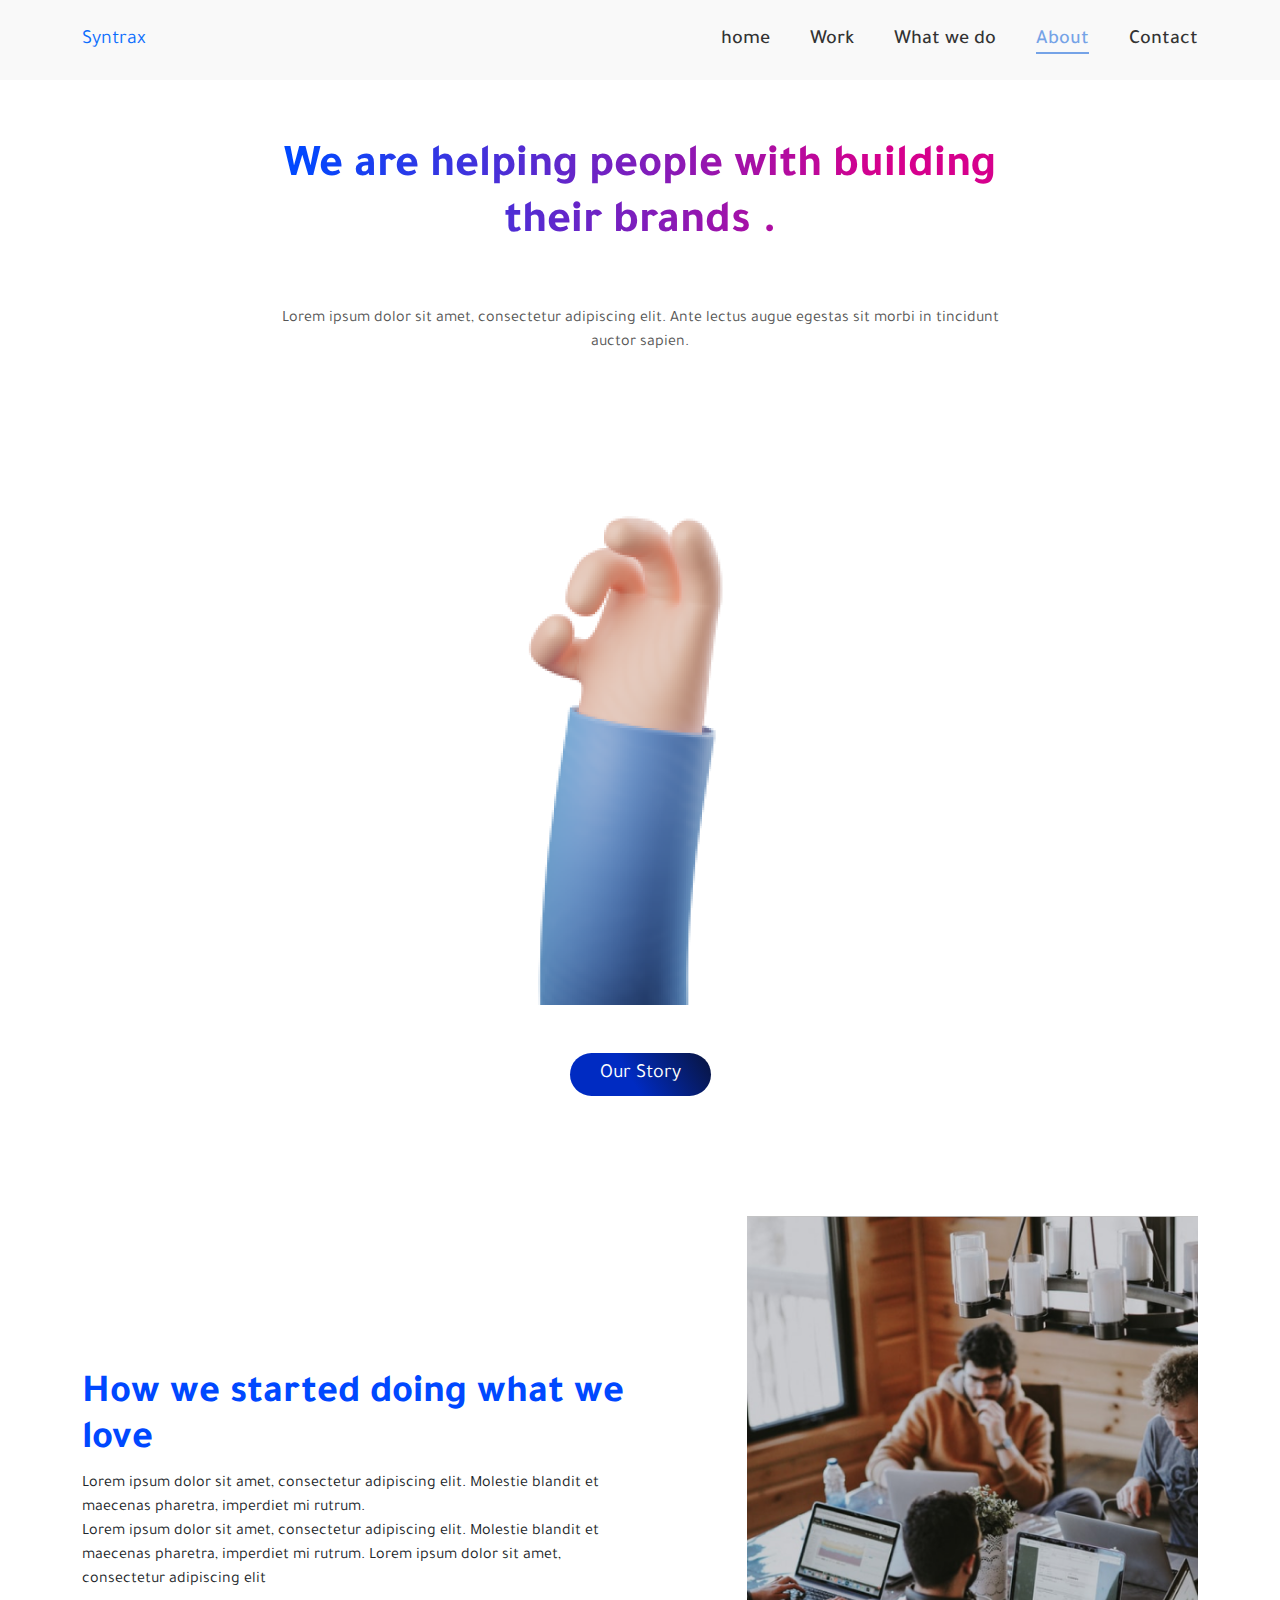
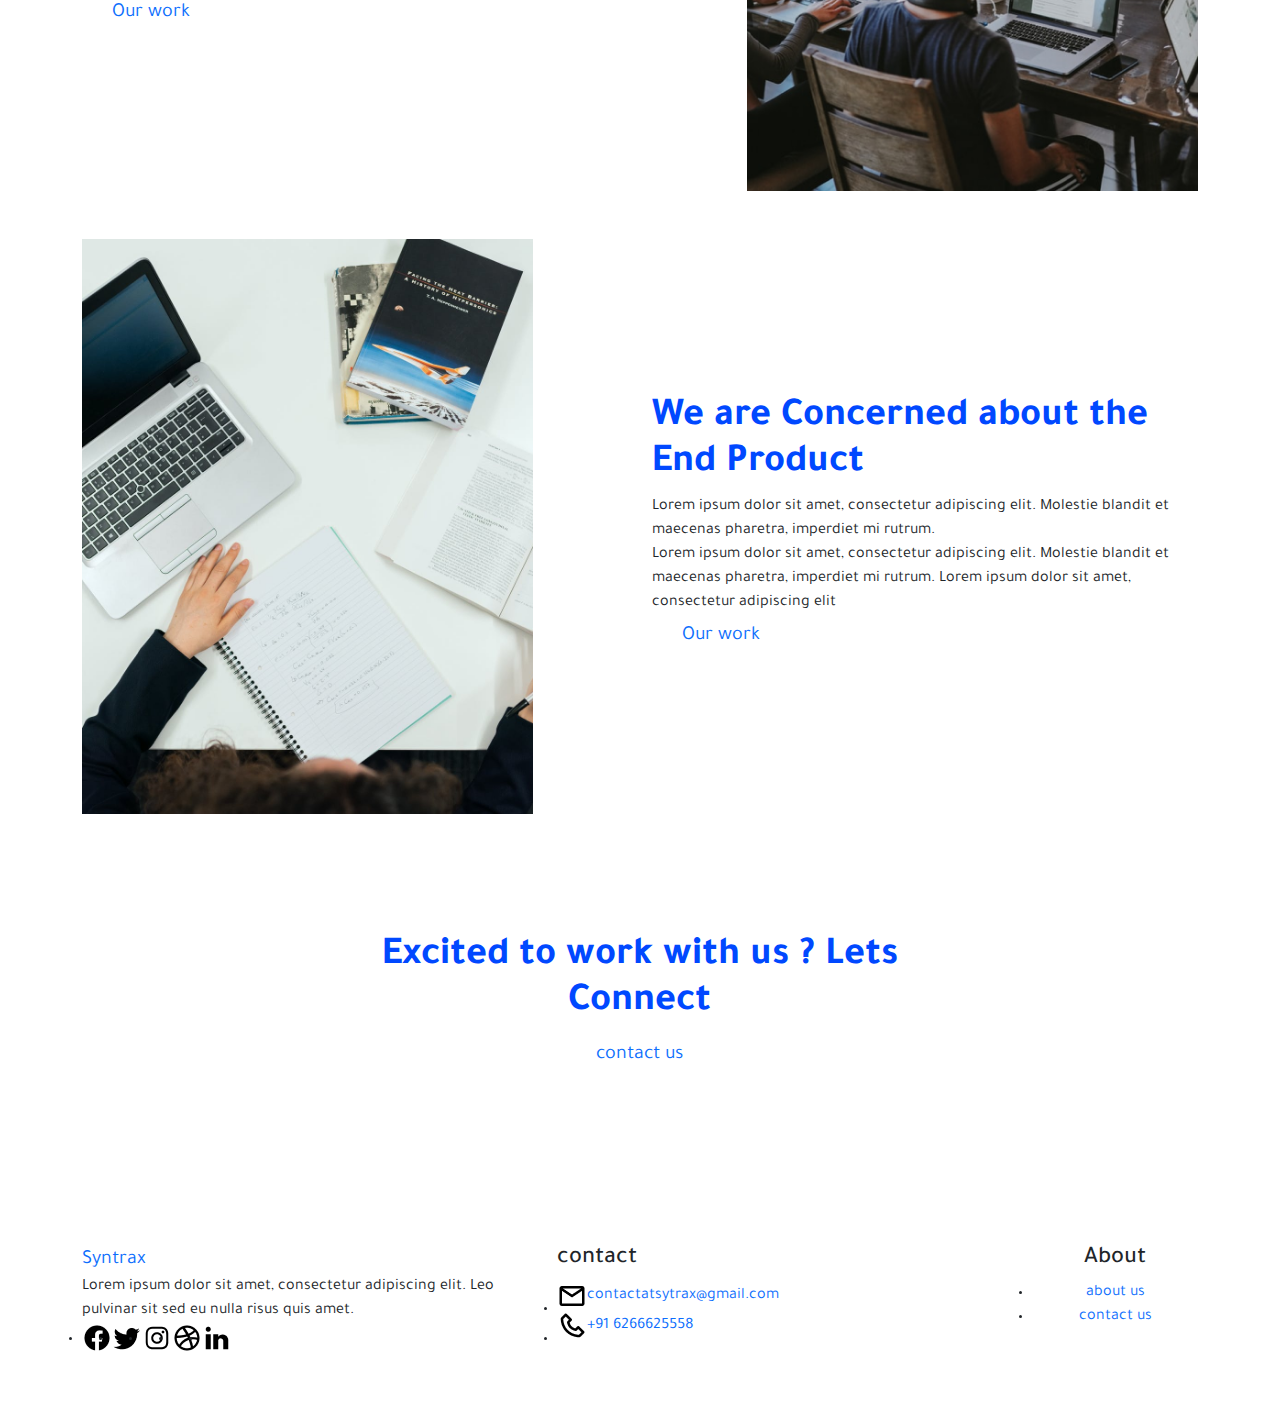
<file: about.html>
<!DOCTYPE html>
<html lang="en">
  <head>
    <meta charset="UTF-8" />
    <meta http-equiv="X-UA-Compatible" content="IE=edge" />
    <meta name="viewport" content="width=device-width, initial-scale=1.0" />
    <title>Document</title>

    <!-- ======= vendoe files linkup ======= -->

    <link rel="stylesheet" href="assets/vendor/aos/aos.css" />
    <link rel="stylesheet" href="assets/vendor/boxicons/css/boxicons.min.css" />
    <link rel="stylesheet" href="assets/vendor/swiper/swiper-bundle.min.css" />
    <link
      rel="stylesheet"
      href="assets/vendor/bootstrap/css/bootstrap.min.css"
    />

    <!-- ======= sass file linkup ======= -->
    <link rel="stylesheet" href="assets/css/style.css" />
  </head>
  <body>
    <!-- start header part design  -->

    <header class="sticky-top" id="header">
      <nav class="navbar navbar-expand-md">
        <div class="container">
          <a href="index.html" class="navbar-brand">
            <span>Syntrax</span>
          </a>
          <button
            class="navbar-toggler"
            type="button"
            data-bs-toggle="collapse"
            data-bs-target="#navbar-collapse"
          >
            <i class="bx bx-menu"></i>
          </button>
          <div class="navbar-collapse collapse" id="navbar-collapse">
            <ul class="navbar-nav ms-auto">
              <li class="nav-item">
                <a href="index.html" class="nav-link">home</a>
              </li>
              <li class="nav-item">
                <a href="Work.html" class="nav-link">Work</a>
              </li>
              <li class="nav-item">
                <a href="service.html" class="nav-link">What we do</a>
              </li>
              <li class="nav-item">
                <a href="about.html" class="nav-link active">About</a>
              </li>
              <li class="nav-item">
                <a href="contact.html" class="nav-link">Contact</a>
              </li>
            </ul>
          </div>
        </div>
      </nav>
    </header>

    <!-- ======= end header part design ========= -->

    <!-- ========== start main part design =========== -->
    <main>
      <!-- ========== start banner part design =========== -->

      <section id="hero" class="sec-pad">
        <div class="container">
          <div
            class="row justify-content-center align-items-center text-center"
          >
            <div class="col-12 order-2 order-md-1 mt-5 mt-md-0">
              <div class="row justify-content-center">
                <div class="col-12 col-md-8">
                  <h1 class="section-title">
                    We are helping <span class="highlight">people</span> with
                    building their <span class="highlight">brands</span> .
                  </h1>
                  <p>
                    Lorem ipsum dolor sit amet, consectetur adipiscing elit.
                    Ante lectus augue egestas sit morbi in tincidunt auctor
                    sapien.
                  </p>
                </div>
              </div>
            </div>
            <div class="col-12 order-1 order-md-2">
              <div class="hero-img">
                <img
                  src="assets/images/about/hand.png"
                  alt="hero img"
                  class="img-fluid"
                />
              </div>
              <div class="hero-btns mt-5">
                <a href="#" class="common-btn bg-btn pink hero-btn"
                  >Our Story</a
                >
              </div>
            </div>
          </div>
        </div>
      </section>

      <!-- ========== end banner part design =========== -->

      <!-- ========== end banner part design =========== -->
      <!-- ========== start service part design =========== -->

      <section id="what-service" class="sec-pad">
        <div class="container">
          <div class="row align-items-center justify-content-between">
            <div class="col-md-6 mt-5 mt-md-0 order-2 order-md-1">
              <div class="service-content">
                <h1 class="section-title">
                  How we <span class="highlight">started</span> doing what we
                  <span class="highlight">love</span>
                </h1>
                <p>
                  Lorem ipsum dolor sit amet, consectetur adipiscing elit.
                  Molestie blandit et maecenas pharetra, imperdiet mi rutrum.
                </p>
                <p>
                  Lorem ipsum dolor sit amet, consectetur adipiscing elit.
                  Molestie blandit et maecenas pharetra, imperdiet mi rutrum.
                  Lorem ipsum dolor sit amet, consectetur adipiscing elit
                </p>
                <a href="#" class="common-btn bg-btn pink">Our work</a>
              </div>
            </div>
            <div class="col-md-5 mt-5 mt-md-0 order-1 order-md-2">
              <div class="service-img">
                <img
                  src="assets/images/about/group.png"
                  alt="development img"
                  class="img-fluid"
                />
              </div>
            </div>
          </div>
          <div
            class="row align-items-center mt-5 justify-content-between about-us"
          >
            <div class="col-md-5 mt-5 mt-md-0">
              <div class="service-img">
                <img
                  src="assets/images/about/product.png"
                  alt="development img"
                  class="img-fluid"
                />
              </div>
            </div>
            <div class="col-md-6 mt-5 mt-md-0">
              <div class="service-content">
                <h1 class="section-title">
                  We are Concerned about the
                  <span class="highlight">End Product</span>
                </h1>
                <p>
                  Lorem ipsum dolor sit amet, consectetur adipiscing elit.
                  Molestie blandit et maecenas pharetra, imperdiet mi rutrum.
                </p>
                <p>
                  Lorem ipsum dolor sit amet, consectetur adipiscing elit.
                  Molestie blandit et maecenas pharetra, imperdiet mi rutrum.
                  Lorem ipsum dolor sit amet, consectetur adipiscing elit
                </p>
                <a href="#" class="common-btn bg-btn pink">Our work</a>
              </div>
            </div>
          </div>
        </div>
      </section>

      <!-- ========== end service part design =========== -->

      <!-- ========== end banner part design =========== -->

      <!-- ========== start proposal part design =========== -->

      <section id="proposal" class="sec-pad mb-5">
        <div class="row justify-content-center">
          <div class="col-12 col-md-8 col-xl-5 text-center">
            <h1 class="section-title">
              Excited to work <span class="highlight">with</span> us ? Lets
              Connect
            </h1>
            <a href="#" class="common-btn bg-btn pink">contact us</a>
          </div>
        </div>
      </section>

      <!-- ========== end proposal part design =========== -->
    </main>
    <!-- ========== end main part design ============ -->

    <!-- ========== start footer part design ============ -->

    <footer id="footer" class="sec-pad">
      <div class="container">
        <div class="row justify-content-center">
          <div class="col-sm-6 col-md-5 logo">
            <a href="index.html" class="navbar-brand">
              <span>Syntrax</span>
            </a>
            <p>
              Lorem ipsum dolor sit amet, consectetur adipiscing elit. Leo
              pulvinar sit sed eu nulla risus quis amet.
            </p>
            <ul class="social-links d-flex">
              <li>
                <a href="#"
                  ><img
                    src="assets/images/social/facebook.png"
                    alt="social icon"
                /></a>
              </li>
              <li>
                <a href="#"
                  ><img
                    src="assets/images/social/twitter.png"
                    alt="social icon"
                /></a>
              </li>
              <li>
                <a href="#"
                  ><img
                    src="assets/images/social/instagram.png"
                    alt="social icon"
                /></a>
              </li>
              <li>
                <a href="#"
                  ><img
                    src="assets/images/social/dribbble.png"
                    alt="social icon"
                /></a>
              </li>
              <li>
                <a href="#"
                  ><img
                    src="assets/images/social/LinkedIn.png"
                    alt="social icon"
                /></a>
              </li>
            </ul>
          </div>
          <div class="col-sm-6 col-md-5 contact mt-4 mt-sm-0">
            <h4>contact</h4>
            <ul class="contact-links">
              <li>
                <a href="#" class="d-flex align-items-center"
                  ><img
                    src="assets/images/social/envelop.png"
                    alt="contact icon"
                  />
                  contactatsytrax@gmail.com</a
                >
              </li>
              <li>
                <a href="#" class="d-flex align-items-center"
                  ><img
                    src="assets/images/social/phone.png"
                    alt="contact icon"
                  />
                  +91 6266625558</a
                >
              </li>
            </ul>
          </div>
          <div class="col-sm-12 col-md-2 about text-sm-center mt-4 mt-md-0">
            <h4>About</h4>
            <ul class="about-links">
              <li><a href="#">about us</a></li>
              <li><a href="#">contact us</a></li>
            </ul>
          </div>
        </div>
      </div>
    </footer>

    <!-- ========== end footer part design ============ -->

    <!-- ======= script files linkup ======== -->

    <script src="assets/vendor/aos/aos.js"></script>
    <script src="assets/vendor/swiper/swiper-bundle.min.js"></script>
    <script src="assets/vendor/bootstrap/js/bootstrap.bundle.min.js"></script>

    <!-- ======= script files linkup ======== -->

    <script src="assets/js/main.js"></script>
  </body>
</html>
</file>
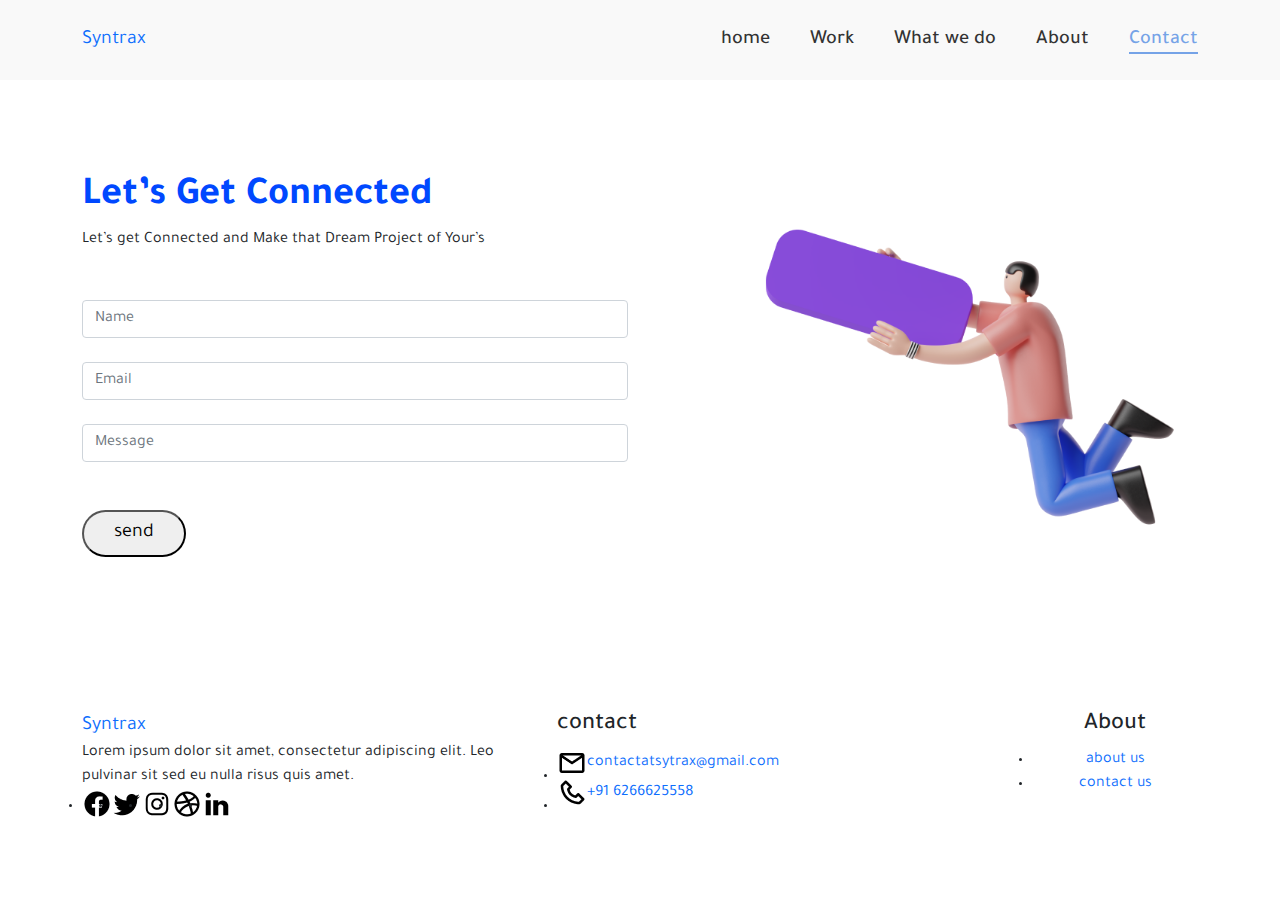
<file: contact.html>
<!DOCTYPE html>
<html lang="en">
  <head>
    <meta charset="UTF-8" />
    <meta http-equiv="X-UA-Compatible" content="IE=edge" />
    <meta name="viewport" content="width=device-width, initial-scale=1.0" />
    <title>Document</title>

    <!-- ======= vendoe files linkup ======= -->

    <link rel="stylesheet" href="assets/vendor/aos/aos.css" />
    <link rel="stylesheet" href="assets/vendor/boxicons/css/boxicons.min.css" />
    <link rel="stylesheet" href="assets/vendor/swiper/swiper-bundle.min.css" />
    <link
      rel="stylesheet"
      href="assets/vendor/bootstrap/css/bootstrap.min.css"
    />

    <!-- ======= sass file linkup ======= -->
    <link rel="stylesheet" href="assets/css/style.css" />
  </head>
  <body>
    <!-- start header part design  -->

    <header class="sticky-top" id="header">
      <nav class="navbar navbar-expand-md">
        <div class="container">
          <a href="index.html" class="navbar-brand">
            <span>Syntrax</span>
          </a>
          <button
            class="navbar-toggler"
            type="button"
            data-bs-toggle="collapse"
            data-bs-target="#navbar-collapse"
          >
            <i class="bx bx-menu"></i>
          </button>
          <div class="navbar-collapse collapse" id="navbar-collapse">
            <ul class="navbar-nav ms-auto">
              <li class="nav-item">
                <a href="index.html" class="nav-link">home</a>
              </li>
              <li class="nav-item">
                <a href="Work.html" class="nav-link">Work</a>
              </li>
              <li class="nav-item">
                <a href="service.html" class="nav-link">What we do</a>
              </li>
              <li class="nav-item">
                <a href="about.html" class="nav-link">About</a>
              </li>
              <li class="nav-item">
                <a href="contact.html" class="nav-link active">Contact</a>
              </li>
            </ul>
          </div>
        </div>
      </nav>
    </header>

    <!-- ======= end header part design ========= -->

    <!-- ========== start main part design =========== -->
    <main>
      <section id="contact" class="sec-pad">
        <div class="container">
          <div class="row align-items-center justify-content-between">
            <div class="col-md-6 order-2 order-md-1 mb-5 mb-md-0">
              <div class="form-design">
                <h1 class="section-title">Let’s Get Connected</h1>
                <p>
                  Let’s get Connected and Make that
                  <span class="highlight">Dream Project</span> of
                  <span class="highlight">Your’s</span>
                  <form action="#" class="mt-5">
                    <div class="form-group mt-4">
                        <input type="text" placeholder="Name" class="form-control">
                    </div>
                    <div class="form-group mt-4">
                        <input type="text" placeholder="Email" class="form-control">
                    </div>
                    <div class="form-group mt-4">
                        <input type="text" placeholder="Message" class="form-control">
                    </div>
                    <div class="form-group mt-5">
                        <button class="common-btn bg-btn pink">send</button>
                    </div>
                  </form>
                </p>
              </div>
            </div>
            <div class="col-md-5 order-1 order-md-2 ">
                <div class="contact-img">
                    <img src="assets/images/contact.png" class="img-fluid" alt="">
                </div>
            </div>
          </div>
        </div>
      </section>
    </main>
    <!-- ========== end main part design ============ -->

    <!-- ========== start footer part design ============ -->

    <footer id="footer" class="sec-pad">
      <div class="container">
        <div class="row justify-content-center">
          <div class="col-sm-6 col-md-5 logo">
            <a href="index.html" class="navbar-brand">
              <span>Syntrax</span>
            </a>
            <p>
              Lorem ipsum dolor sit amet, consectetur adipiscing elit. Leo
              pulvinar sit sed eu nulla risus quis amet.
            </p>
            <ul class="social-links d-flex">
              <li>
                <a href="#"
                  ><img
                    src="assets/images/social/facebook.png"
                    alt="social icon"
                /></a>
              </li>
              <li>
                <a href="#"
                  ><img
                    src="assets/images/social/twitter.png"
                    alt="social icon"
                /></a>
              </li>
              <li>
                <a href="#"
                  ><img
                    src="assets/images/social/instagram.png"
                    alt="social icon"
                /></a>
              </li>
              <li>
                <a href="#"
                  ><img
                    src="assets/images/social/dribbble.png"
                    alt="social icon"
                /></a>
              </li>
              <li>
                <a href="#"
                  ><img
                    src="assets/images/social/LinkedIn.png"
                    alt="social icon"
                /></a>
              </li>
            </ul>
          </div>
          <div class="col-sm-6 col-md-5 contact mt-4 mt-sm-0">
            <h4>contact</h4>
            <ul class="contact-links">
              <li>
                <a href="#" class="d-flex align-items-center"
                  ><img
                    src="assets/images/social/envelop.png"
                    alt="contact icon"
                  />
                  contactatsytrax@gmail.com</a
                >
              </li>
              <li>
                <a href="#" class="d-flex align-items-center"
                  ><img
                    src="assets/images/social/phone.png"
                    alt="contact icon"
                  />
                  +91 6266625558</a
                >
              </li>
            </ul>
          </div>
          <div class="col-sm-12 col-md-2 about text-sm-center mt-4 mt-md-0">
            <h4>About</h4>
            <ul class="about-links">
              <li><a href="#">about us</a></li>
              <li><a href="#">contact us</a></li>
            </ul>
          </div>
        </div>
      </div>
    </footer>

    <!-- ========== end footer part design ============ -->

    <!-- ======= script files linkup ======== -->

    <script src="assets/vendor/aos/aos.js"></script>
    <script src="assets/vendor/swiper/swiper-bundle.min.js"></script>
    <script src="assets/vendor/bootstrap/js/bootstrap.bundle.min.js"></script>

    <!-- ======= script files linkup ======== -->

    <script src="assets/js/main.js"></script>
  </body>
</html>
</file>
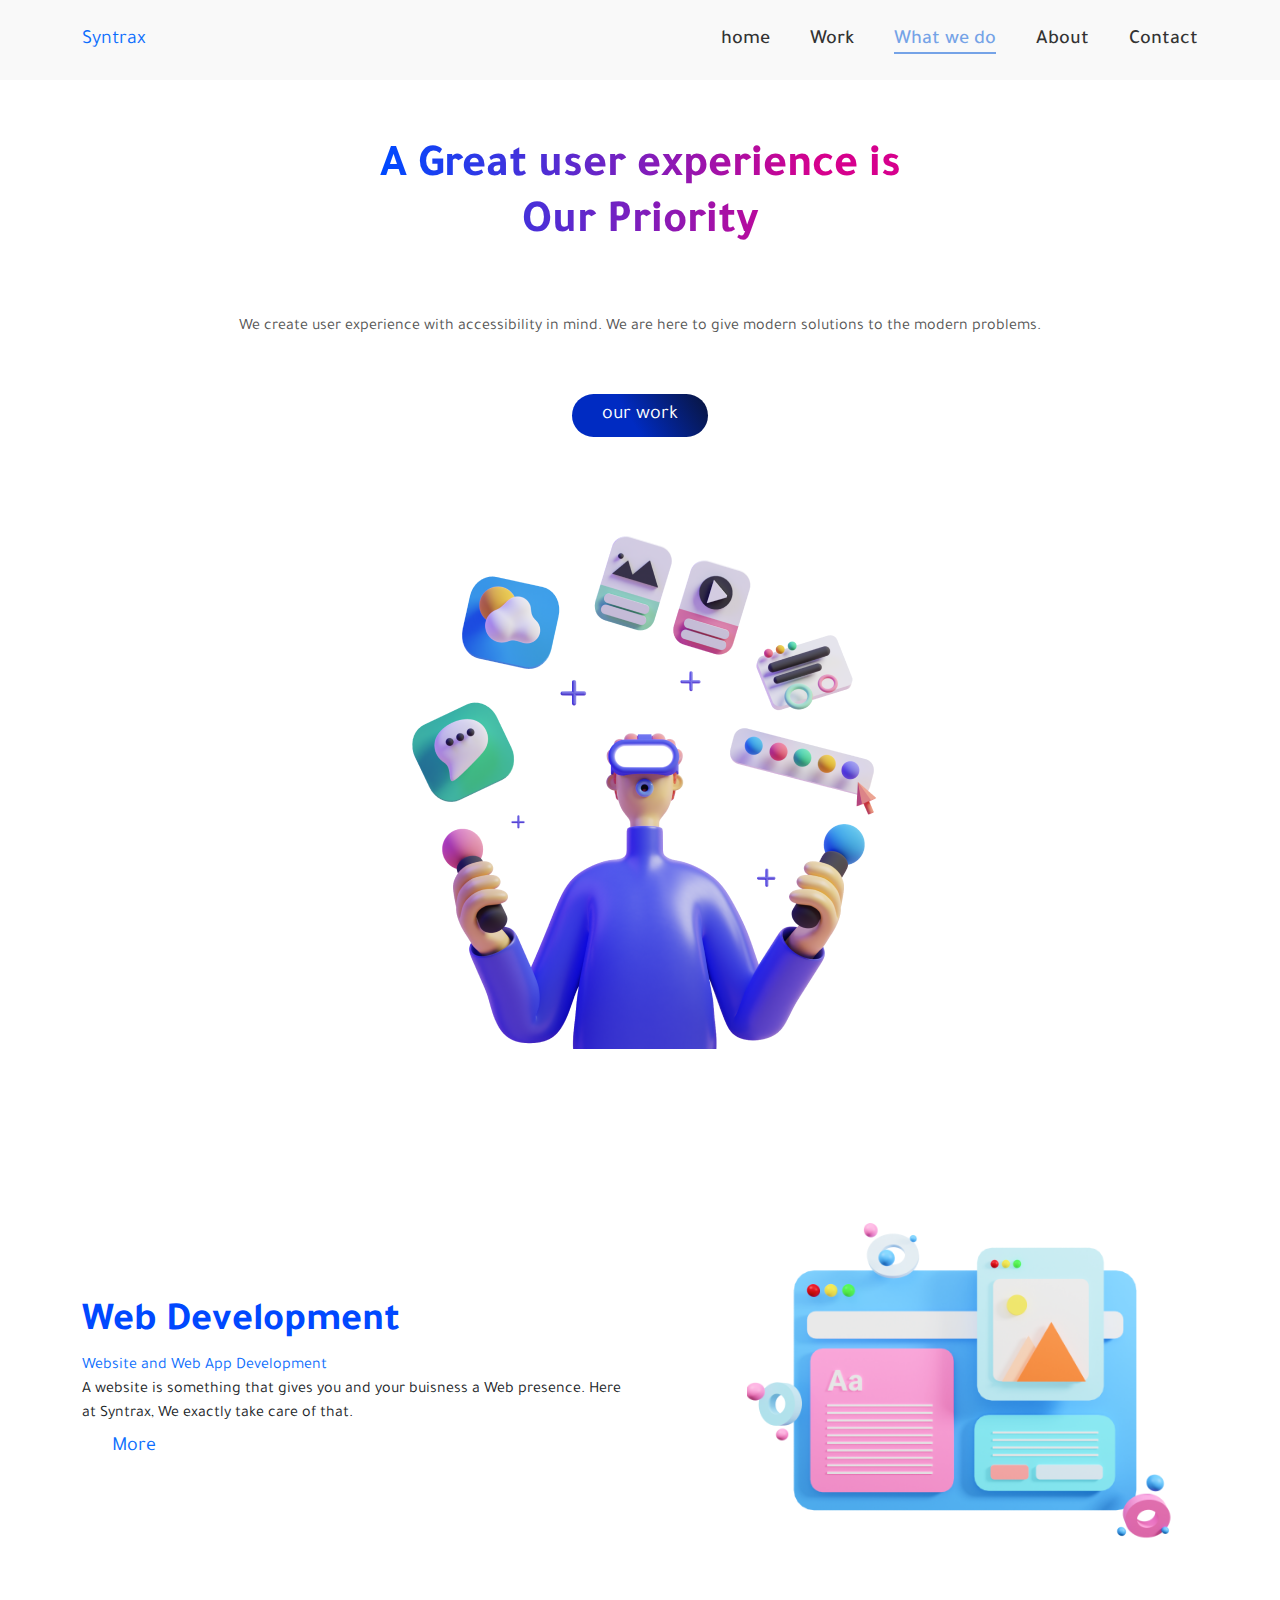
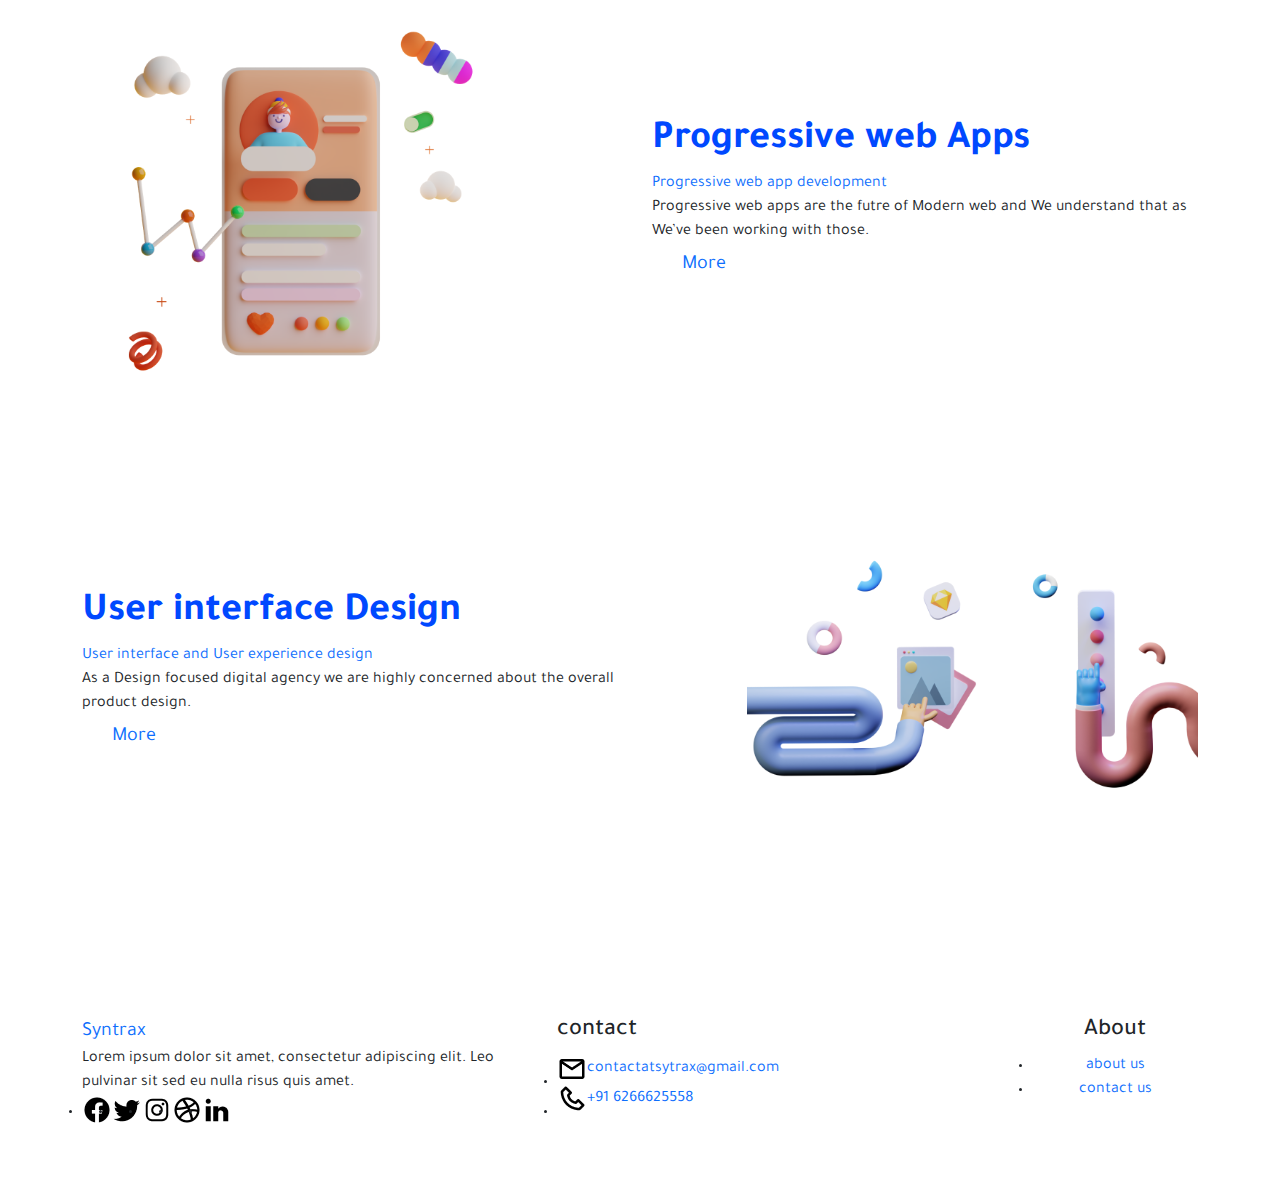
<file: service.html>
<!DOCTYPE html>
<html lang="en">
  <head>
    <meta charset="UTF-8" />
    <meta http-equiv="X-UA-Compatible" content="IE=edge" />
    <meta name="viewport" content="width=device-width, initial-scale=1.0" />
    <title>Document</title>

    <!-- ======= vendoe files linkup ======= -->

    <link rel="stylesheet" href="assets/vendor/aos/aos.css" />
    <link rel="stylesheet" href="assets/vendor/boxicons/css/boxicons.min.css" />
    <link rel="stylesheet" href="assets/vendor/swiper/swiper-bundle.min.css" />
    <link
      rel="stylesheet"
      href="assets/vendor/bootstrap/css/bootstrap.min.css"
    />

    <!-- ======= sass file linkup ======= -->
    <link rel="stylesheet" href="assets/css/style.css" />
  </head>
  <body>
    <!-- start header part design  -->

    <header class="sticky-top" id="header">
      <nav class="navbar navbar-expand-md">
        <div class="container">
          <a href="index.html" class="navbar-brand">
            <span>Syntrax</span>
          </a>
          <button
            class="navbar-toggler"
            type="button"
            data-bs-toggle="collapse"
            data-bs-target="#navbar-collapse"
          >
            <i class="bx bx-menu"></i>
          </button>
          <div class="navbar-collapse collapse" id="navbar-collapse">
            <ul class="navbar-nav ms-auto">
              <li class="nav-item">
                <a href="index.html" class="nav-link">home</a>
              </li>
              <li class="nav-item">
                <a href="work.html" class="nav-link">Work</a>
              </li>
              <li class="nav-item">
                <a href="service.html" class="nav-link active">What we do</a>
              </li>
              <li class="nav-item">
                <a href="about.html" class="nav-link">About</a>
              </li>
              <li class="nav-item">
                <a href="contact.html" class="nav-link">Contact</a>
              </li>
            </ul>
          </div>
        </div>
      </nav>
    </header>

    <!-- ======= end header part design ========= -->

    <!-- ========== start main part design =========== -->
    <main>
      <!-- ========== start banner part design =========== -->

      <section id="hero" class="sec-pad">
        <div class="container">
          <div
            class="row justify-content-center align-items-center text-center"
          >
            <div class="col-12 order-2 order-md-1 mt-5 mt-md-0">
              <div class="row justify-content-center">
                <div class="col-12 col-md-8 col-xl-6">
                  <h1 class="section-title">
                    A Great user experience is
                    <span class="highlight">Our Priority</span>
                  </h1>
                </div>
              </div>

              <p>
                We create user experience with accessibility in mind. We are
                here to give modern solutions to the modern problems.
              </p>
              <div class="hero-btns">
                <a href="#" class="common-btn bg-btn pink hero-btn">our work</a>
              </div>
            </div>
            <div class="col-12 order-1 order-md-2">
              <div class="hero-img">
                <img
                  src="assets/images/service/hero.png"
                  alt="hero img"
                  class="img-fluid"
                />
              </div>
            </div>
          </div>
        </div>
      </section>

      <!-- ========== end banner part design =========== -->

      <!-- ========== start service part design =========== -->

      <section id="what-service" class="sec-pad">
        <div class="container">
          <div class="row align-items-center mt-4 justify-content-between">
            <div class="col-md-6 order-2 order-md-1">
              <div class="service-content">
                <h1 class="section-title">Web Development</h1>
                <a href="#" class="link">Website and Web App Development</a>
                <p>
                  A website is something that gives you and your buisness a Web
                  presence. Here at Syntrax, We exactly take care of that.
                </p>
                <a href="#" class="common-btn bg-btn pink">More</a>
              </div>
            </div>
            <div class="col-md-5 order-1 order-md-2">
              <div class="service-img">
                <img
                  src="assets/images/service/development.png"
                  alt="development img"
                  class="img-fluid"
                />
              </div>
            </div>
          </div>
          <div class="row align-items-center justify-content-between">
            <div class="col-md-5">
              <div class="service-img">
                <img
                  src="assets/images/service/progress.png"
                  alt="development img"
                  class="img-fluid"
                />
              </div>
            </div>
            <div class="col-md-6">
              <div class="service-content">
                <h1 class="section-title">Progressive web Apps</h1>
                <a href="#" class="link">Progressive web app development</a>
                <p>
                  Progressive web apps are the futre of Modern web and We
                  understand that as We’ve been working with those.
                </p>
                <a href="#" class="common-btn bg-btn pink">More</a>
              </div>
            </div>
          </div>
          <div class="row align-items-center mt-4 justify-content-between">
            <div class="col-md-6 order-2 order-md-1">
              <div class="service-content">
                <h1 class="section-title">User interface Design</h1>
                <a href="#" class="link"
                  >User interface and User experience design</a
                >
                <p>
                  As a Design focused digital agency we are highly concerned
                  about the overall product design.
                </p>
                <a href="#" class="common-btn bg-btn pink">More</a>
              </div>
            </div>
            <div class="col-md-5 order-1 order-md-2">
              <div class="service-img">
                <img
                  src="assets/images/service/interface.png"
                  alt="development img"
                  class="img-fluid"
                />
              </div>
            </div>
          </div>
        </div>
      </section>

      <!-- ========== end service part design =========== -->
    </main>
    <!-- ========== end main part design ============ -->

    <!-- ========== start footer part design ============ -->

    <footer id="footer" class="sec-pad">
      <div class="container">
        <div class="row justify-content-center">
          <div class="col-sm-6 col-md-5 logo">
            <a href="index.html" class="navbar-brand">
              <span>Syntrax</span>
            </a>
            <p>
              Lorem ipsum dolor sit amet, consectetur adipiscing elit. Leo
              pulvinar sit sed eu nulla risus quis amet.
            </p>
            <ul class="social-links d-flex">
              <li>
                <a href="#"
                  ><img
                    src="assets/images/social/facebook.png"
                    alt="social icon"
                /></a>
              </li>
              <li>
                <a href="#"
                  ><img
                    src="assets/images/social/twitter.png"
                    alt="social icon"
                /></a>
              </li>
              <li>
                <a href="#"
                  ><img
                    src="assets/images/social/instagram.png"
                    alt="social icon"
                /></a>
              </li>
              <li>
                <a href="#"
                  ><img
                    src="assets/images/social/dribbble.png"
                    alt="social icon"
                /></a>
              </li>
              <li>
                <a href="#"
                  ><img
                    src="assets/images/social/LinkedIn.png"
                    alt="social icon"
                /></a>
              </li>
            </ul>
          </div>
          <div class="col-sm-6 col-md-5 contact mt-4 mt-sm-0">
            <h4>contact</h4>
            <ul class="contact-links">
              <li>
                <a href="#" class="d-flex align-items-center"
                  ><img
                    src="assets/images/social/envelop.png"
                    alt="contact icon"
                  />
                  contactatsytrax@gmail.com</a
                >
              </li>
              <li>
                <a href="#" class="d-flex align-items-center"
                  ><img
                    src="assets/images/social/phone.png"
                    alt="contact icon"
                  />
                  +91 6266625558</a
                >
              </li>
            </ul>
          </div>
          <div class="col-sm-12 col-md-2 about text-sm-center mt-4 mt-md-0">
            <h4>About</h4>
            <ul class="about-links">
              <li><a href="#">about us</a></li>
              <li><a href="#">contact us</a></li>
            </ul>
          </div>
        </div>
      </div>
    </footer>

    <!-- ========== end footer part design ============ -->

    <!-- ======= script files linkup ======== -->

    <script src="assets/vendor/aos/aos.js"></script>
    <script src="assets/vendor/swiper/swiper-bundle.min.js"></script>
    <script src="assets/vendor/bootstrap/js/bootstrap.bundle.min.js"></script>

    <!-- ======= script files linkup ======== -->

    <script src="assets/js/main.js"></script>
  </body>
</html>
</file>
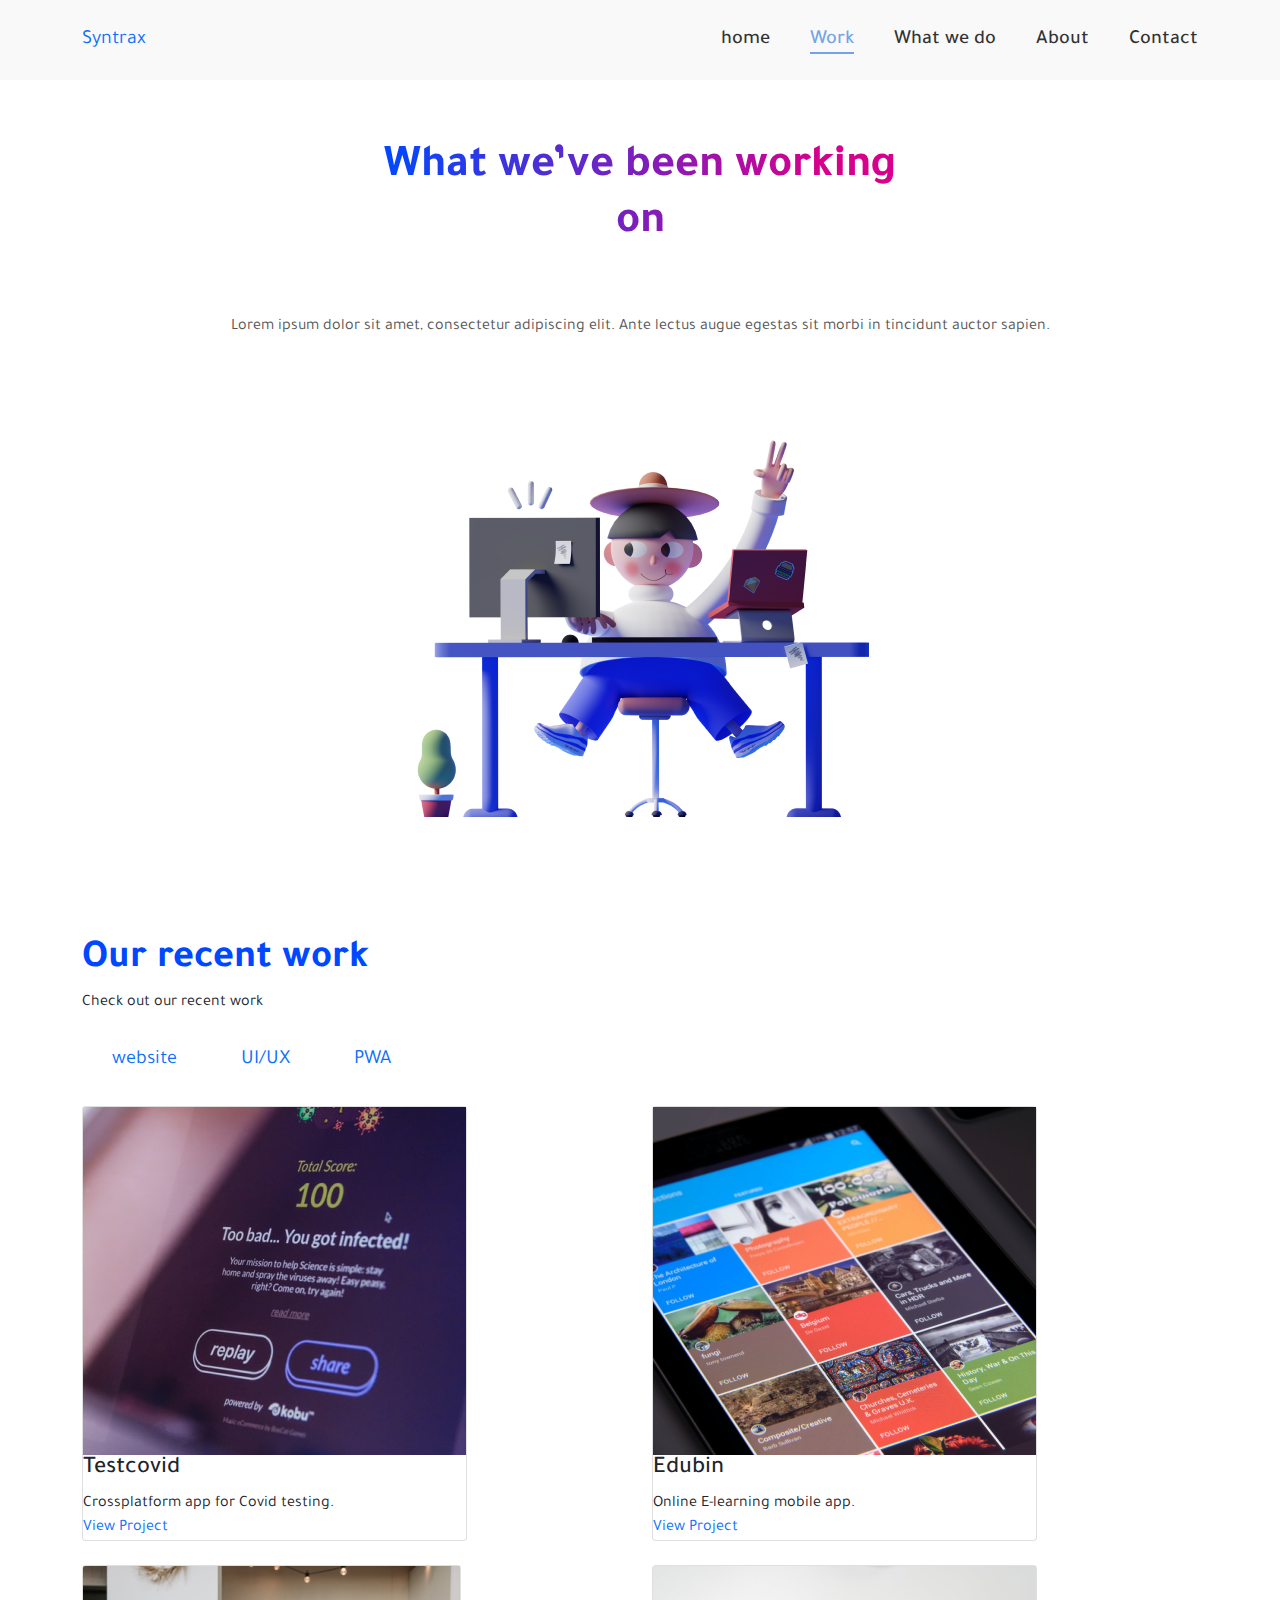
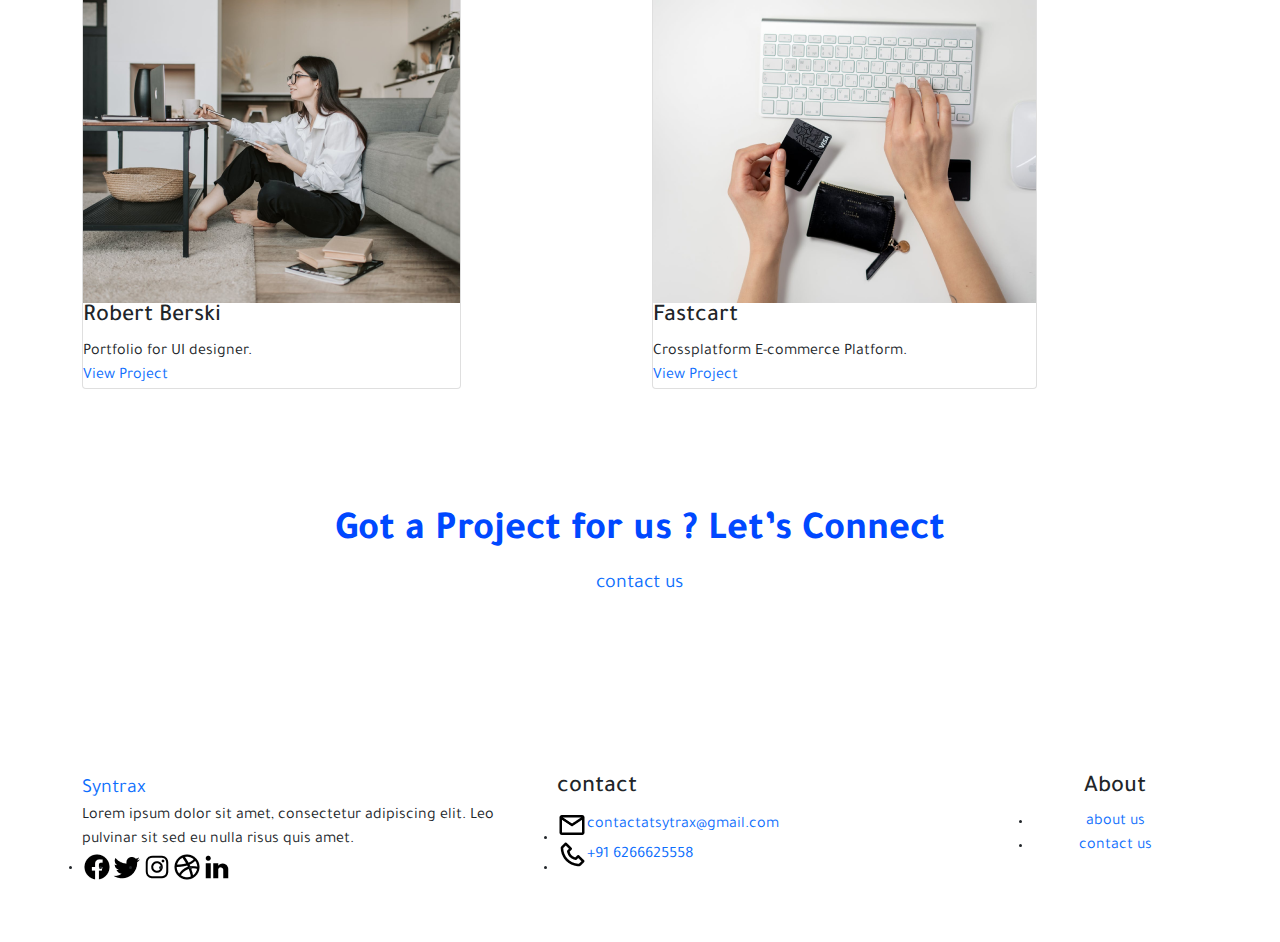
<file: work.html>
<!DOCTYPE html>
<html lang="en">
  <head>
    <meta charset="UTF-8" />
    <meta http-equiv="X-UA-Compatible" content="IE=edge" />
    <meta name="viewport" content="width=device-width, initial-scale=1.0" />
    <title>Document</title>

    <!-- ======= vendoe files linkup ======= -->

    <link rel="stylesheet" href="assets/vendor/aos/aos.css" />
    <link rel="stylesheet" href="assets/vendor/boxicons/css/boxicons.min.css" />
    <link rel="stylesheet" href="assets/vendor/swiper/swiper-bundle.min.css" />
    <link
      rel="stylesheet"
      href="assets/vendor/bootstrap/css/bootstrap.min.css"
    />

    <!-- ======= sass file linkup ======= -->
    <link rel="stylesheet" href="assets/css/style.css" />
  </head>
  <body>
    <!-- start header part design  -->

    <header class="sticky-top" id="header">
      <nav class="navbar navbar-expand-md">
        <div class="container">
          <a href="index.html" class="navbar-brand">
            <span>Syntrax</span>
          </a>
          <button
            class="navbar-toggler"
            type="button"
            data-bs-toggle="collapse"
            data-bs-target="#navbar-collapse"
          >
            <i class="bx bx-menu"></i>
          </button>
          <div class="navbar-collapse collapse" id="navbar-collapse">
            <ul class="navbar-nav ms-auto">
              <li class="nav-item">
                <a href="index.html" class="nav-link">home</a>
              </li>
              <li class="nav-item">
                <a href="Work.html" class="nav-link active">Work</a>
              </li>
              <li class="nav-item">
                <a href="service.html" class="nav-link">What we do</a>
              </li>
              <li class="nav-item">
                <a href="about.html" class="nav-link">About</a>
              </li>
              <li class="nav-item">
                <a href="contact.html" class="nav-link">Contact</a>
              </li>
            </ul>
          </div>
        </div>
      </nav>
    </header>

    <!-- ======= end header part design ========= -->

    <!-- ========== start main part design =========== -->
    <main>
      <!-- ========== start banner part design =========== -->

      <section id="hero" class="sec-pad">
        <div class="container">
          <div
            class="row justify-content-center align-items-center text-center"
          >
            <div class="col-12 order-2 order-md-1 mt-5 mt-md-0">
              <div class="row justify-content-center">
                <div class="col-12 col-md-8 col-xl-6">
                  <h1 class="section-title">
                    What <span class="highlight">we’ve</span> been working on
                  </h1>
                </div>
              </div>

              <p>
                Lorem ipsum dolor sit amet, consectetur adipiscing elit. Ante
                lectus augue egestas sit morbi in tincidunt auctor sapien.
              </p>
            </div>
            <div class="col-12 order-1 order-md-2">
              <div class="hero-img">
                <img
                  src="assets/images/working/hero.png"
                  alt="hero img"
                  class="img-fluid"
                />
              </div>
            </div>
          </div>
        </div>
      </section>

      <!-- ========== end banner part design =========== -->

      <!-- ========== start working-section part design =========== -->

      <section id="working-section" class="sec-pad">
        <div class="container">
          <div class="row working-texts">
            <div class="col-12 col-md-10 col-xl-7">
              <h1 class="section-title">Our recent work</h1>
              <p>Check out our recent work</p>
              <div class="working-btns text-center text-md-start mt-4">
                <a href="#" class="common-btn bg-btn blue">website</a>
                <a href="#" class="common-btn blue">UI/UX</a>
                <a href="#" class="common-btn blue">PWA</a>
              </div>
            </div>
          </div>
          <div class="row working-content justify-content-center">
            <!-- <div class="col-md-6">
              <div class="row">
                <div class="col-12 d-flex mt-5">
                  <div class="card">
                    <div class="card-body p-0">
                      <img
                        src="assets/images/working/work-page-1.png"
                        alt=""
                        class="img-fluid"
                      />
                      <div class="card-text">
                        <h4>Testcovid</h4>
                        <p>Crossplatform app for Covid testing.</p>
                        <a href="#">View Project</a>
                      </div>
                    </div>
                  </div>
                </div>
                <div class="col-12 d-flex mt-5">
                  <div class="card">
                    <div class="card-body p-0">
                      <img
                        src="assets/images/working/work-page-3.png"
                        alt=""
                        class="img-fluid"
                      />
                      <div class="card-text">
                        <h4>Robert Berski</h4>
                        <p>Portfolio for UI designer.</p>
                        <a href="#">View Project</a>
                      </div>
                    </div>
                  </div>
                </div>
              </div>
            </div> -->
            <div class="col-md-6">
              <div class="col-12 d-flex mt-4">
                <div class="card">
                  <div class="card-body p-0">
                    <img
                      src="assets/images/working/work-page-1.png"
                      alt=""
                      class="img-fluid"
                    />
                    <div class="card-text">
                      <h4>Testcovid</h4>
                      <p>Crossplatform app for Covid testing.</p>
                      <a href="#">View Project</a>
                    </div>
                  </div>
                </div>
              </div>
              <div class="col-12 d-flex mt-4">
                <div class="card">
                  <div class="card-body p-0">
                    <img
                      src="assets/images/working/work-page-3.png"
                      alt=""
                      class="img-fluid"
                    />
                    <div class="card-text">
                      <h4>Robert Berski</h4>
                      <p>Portfolio for UI designer.</p>
                      <a href="#">View Project</a>
                    </div>
                  </div>
                </div>
              </div>
            </div>
            <div class="col-md-6 transform-card">
              <div class="col-12 d-flex mt-4">
                <div class="card">
                  <div class="card-body p-0">
                    <img
                      src="assets/images/working/work-page-2.png"
                      alt=""
                      class="img-fluid"
                    />
                    <div class="card-text">
                      <h4>Edubin</h4>
                      <p>Online E-learning mobile app.</p>
                      <a href="#">View Project</a>
                    </div>
                  </div>
                </div>
              </div>
              <div class="col-12 d-flex mt-4">
                <div class="card">
                  <div class="card-body p-0">
                    <img
                      src="assets/images/working/work-page-4.png"
                      alt=""
                      class="img-fluid"
                    />
                    <div class="card-text">
                      <h4>Fastcart</h4>
                      <p>Crossplatform E-commerce Platform.</p>
                      <a href="#">View Project</a>
                    </div>
                  </div>
                </div>
              </div>
            </div>
          </div>
        </div>
      </section>

      <!-- ========== end working-section part design =========== -->

      <!-- ========== start proposal part design =========== -->

      <section id="proposal" class="sec-pad mb-5">
        <div class="row justify-content-center">
          <div class="col-12 col-md-8 text-center">
            <h1 class="section-title">
              Got a <span class="highlight">Project</span> for us ? Let’s
              Connect
            </h1>
            <a href="#" class="common-btn bg-btn pink">contact us</a>
          </div>
        </div>
      </section>

      <!-- ========== end proposal part design =========== -->
    </main>
    <!-- ========== end main part design ============ -->

    <!-- ========== start footer part design ============ -->

    <footer id="footer" class="sec-pad">
      <div class="container">
        <div class="row justify-content-center">
          <div class="col-sm-6 col-md-5 logo">
            <a href="index.html" class="navbar-brand">
              <span>Syntrax</span>
            </a>
            <p>
              Lorem ipsum dolor sit amet, consectetur adipiscing elit. Leo
              pulvinar sit sed eu nulla risus quis amet.
            </p>
            <ul class="social-links d-flex">
              <li>
                <a href="#"
                  ><img
                    src="assets/images/social/facebook.png"
                    alt="social icon"
                /></a>
              </li>
              <li>
                <a href="#"
                  ><img
                    src="assets/images/social/twitter.png"
                    alt="social icon"
                /></a>
              </li>
              <li>
                <a href="#"
                  ><img
                    src="assets/images/social/instagram.png"
                    alt="social icon"
                /></a>
              </li>
              <li>
                <a href="#"
                  ><img
                    src="assets/images/social/dribbble.png"
                    alt="social icon"
                /></a>
              </li>
              <li>
                <a href="#"
                  ><img
                    src="assets/images/social/LinkedIn.png"
                    alt="social icon"
                /></a>
              </li>
            </ul>
          </div>
          <div class="col-sm-6 col-md-5 contact mt-4 mt-sm-0">
            <h4>contact</h4>
            <ul class="contact-links">
              <li>
                <a href="#" class="d-flex align-items-center"
                  ><img
                    src="assets/images/social/envelop.png"
                    alt="contact icon"
                  />
                  contactatsytrax@gmail.com</a
                >
              </li>
              <li>
                <a href="#" class="d-flex align-items-center"
                  ><img
                    src="assets/images/social/phone.png"
                    alt="contact icon"
                  />
                  +91 6266625558</a
                >
              </li>
            </ul>
          </div>
          <div class="col-sm-12 col-md-2 about text-sm-center mt-4 mt-md-0">
            <h4>About</h4>
            <ul class="about-links">
              <li><a href="#">about us</a></li>
              <li><a href="#">contact us</a></li>
            </ul>
          </div>
        </div>
      </div>
    </footer>

    <!-- ========== end footer part design ============ -->

    <!-- ======= script files linkup ======== -->

    <script src="assets/vendor/aos/aos.js"></script>
    <script src="assets/vendor/swiper/swiper-bundle.min.js"></script>
    <script src="assets/vendor/bootstrap/js/bootstrap.bundle.min.js"></script>

    <!-- ======= script files linkup ======== -->

    <script src="assets/js/main.js"></script>
  </body>
</html>
</file>
<file: assets/css/style.css>
@import"https://fonts.googleapis.com/css2?family=Tajawal:wght@400;500;700;800&display=swap";*,ul{margin:0;padding:0;box-sizing:border-box}body{font-family:"Tajawal",sans-serif;font-size:16px}a{text-decoration:none}p{padding:0;margin:0}.common-btn{display:inline-flex;align-items:center;-moz-column-gap:10px;column-gap:10px;padding:10px 30px;font-size:20px;line-height:23px;border-radius:100px;cursor:pointer}.sec-pad{padding:60px 0}.section-title{font-size:40px;font-weight:700;line-height:46px;color:#0048ff}.sub-title{font-weight:700;font-size:30px;line-height:34px;color:#002b9a}.navbar-toggler{cursor:pointer}.navbar-toggler:focus{outline:0 !important;border:0 !important;box-shadow:none !important}@media only screen and (max-width: 991px){.section-title{font-size:34px;line-height:40px}.sub-title{font-size:26px;line-height:30px}.common-btn{padding:8px 30px;font-size:16px}}@media only screen and (max-width: 767px){.section-title{font-size:26px;line-height:34px}.sub-title{font-size:22px;line-height:30px}.sec-pad{padding:30px 0}}@media only screen and (max-width: 575px){.section-title{font-size:22px;line-height:26px}.sub-title{font-size:18px;line-height:24px}}header{background-color:#f9f9f9;min-width:100%;display:grid;place-items:center;padding:20px 0}header .navbar{width:100%;padding:0}header .navbar .navbar-nav{-moz-column-gap:40px;column-gap:40px}header .navbar .navbar-nav li a{position:relative;display:inline-block;color:#333;font-size:20px;font-weight:500;padding:0 !important}header .navbar .navbar-nav li a::before{content:"";position:absolute;bottom:1px;left:0;width:0;height:2px;background-color:#75a3e7;transition:.4s all ease}header .navbar .navbar-nav li a::after{content:"";position:absolute;bottom:1px;right:0;width:0;height:2px;background-color:#75a3e7;transition:.4s all ease}header .navbar .navbar-nav li a.active,header .navbar .navbar-nav li a:hover{color:#75a3e7}header .navbar .navbar-nav li a.active::before,header .navbar .navbar-nav li a.active::after,header .navbar .navbar-nav li a:hover::before,header .navbar .navbar-nav li a:hover::after{width:50%}header .navbar a.signin{border:2px solid #ffc1dc;color:#333}#hero h1{background:linear-gradient(90.79deg, #0048ff 3.42%, #d6008d 82.66%);-webkit-background-clip:text;-webkit-text-fill-color:rgba(0,0,0,0);font-size:46px;font-weight:700;line-height:56px}#hero p{margin:55px 0;color:#555}#hero .hero-btn{background:linear-gradient(238.41deg, #09153f 1.24%, #002bc2 57.38%);color:#fff}#about .about-content{padding:25px;border-radius:500px;background-color:#edf7ff}#about .about-content .about-title{background:#fff;border-right:3px solid #c4d4ff;padding:130px 70px;border-radius:500px 0px 0px 500px}#about .about-content .about-texts{max-width:450px;margin-left:100px}#about .about-content .about-texts p{color:#222}#service .servie-box{margin-top:50px;padding:60px 100px}#service .servie-box.non-it{background-color:#fff5ff;border-radius:0 500px 500px 0}#service .servie-box.software{background-color:#f5f8ff;border-radius:500px 0 0 500px}#service .servie-box .service-content p{font-weight:400;font-size:18px;line-height:34px;color:#555;margin:50px 0}#service .servie-box .service-content a{color:#0048ff;border:2px solid #0048ff}#service-map .map-box{padding:90px;background:#f9f9f9;margin:50px 0}#service-map .map-box .map-content p{font-weight:400;font-size:18px;line-height:34px;color:#555}#service-map .more-service a{font-weight:500;font-size:20px;line-height:40px;-webkit-text-decoration-line:underline;text-decoration-line:underline;color:#002b9a}#contact .contact-box{position:relative;background-color:#eff7ff;padding:40px}#contact .contact-box .contact-form{margin-top:70px}#contact .contact-box .contact-form .form-group input,#contact .contact-box .contact-form .form-group textarea{box-shadow:none;border-radius:0;border-color:#e4e4e4;margin-bottom:15px}#contact .contact-box .contact-form .form-group input{height:50px}#contact .contact-box .contact-form .form-group textarea{height:200px}#contact .contact-box .contact-form .formbtn-group .form-btn{font-weight:500;font-size:20px;line-height:23px;color:#fff;padding:10px 100px;background:#0048ff;border-radius:5px}#contact .contact-box .bubble{position:absolute}#contact .contact-box .bubble-top{top:20px;left:10px}#contact .contact-box .bubble-bottom{bottom:20px;right:10px}#footer .footer-content{background-color:#333;padding:30px;color:#fff}@media only screen and (max-width: 991px){header .navbar .navbar-nav{margin:10px;row-gap:10px}header .navbar .navbar-nav li a{font-size:16px}#hero h1{font-size:38px;line-height:42px}#hero p{margin:25px 0}#about .about-content{padding:15px}#about .about-content .about-title{padding:70px 35px}#about .about-content .about-texts{margin-left:30px}#service .servie-box{padding:30px 50px}#service .servie-box .service-content p{margin:10px 0}#service-map .map-box{padding:40px;margin:30px 0}#service-map .map-box .map-content p{font-size:16px;line-height:30px}#contact .contact-box{padding:30px}#contact .contact-box .contact-form{margin-top:30px}#contact .contact-box .contact-form .form-group textarea{height:140px}#contact .bubble{width:140px}}@media only screen and (max-width: 767px){#about .about-content{padding:15px}#about .about-content .about-title{padding:40px 18px;border-radius:500px 0px 0px 500px}#about .about-content .about-texts{margin-left:10px}#service .servie-box{padding:30px 50px}#service .servie-box.non-it,#service .servie-box.software{border-radius:10px}#service .servie-box .service-content p{margin:10px 0}#service-map .map-box{padding:40px;margin:30px 0}#service-map .map-box .map-content p{font-size:16px;line-height:30px}#contact .contact-box{padding:30px}}@media only screen and (max-width: 575px){#about .about-content{padding:20px;border-radius:0}#about .about-content .about-title{padding:0;background-color:rgba(0,0,0,0);border:0}#about .about-content .about-texts{margin-left:0}}@media only screen and (max-width: 340px){#hero h1{font-size:28px;line-height:34px}#hero p{margin:20px 0}#service .servie-box{padding:20px 30px}#service .servie-box .service-content p{font-size:16px;line-height:24px;margin:10px 0}#service-map .map-box{padding:20px}#contact .contact-box{padding:30px}#contact .contact-box .contact-form{margin-top:30px}#contact .contact-box .contact-form .form-group input{height:40px}#contact .bubble{width:140px}#footer .footer-content{background-color:#333;padding:20px;color:#fff}#footer .footer-content p{font-size:14px}}
</file>
